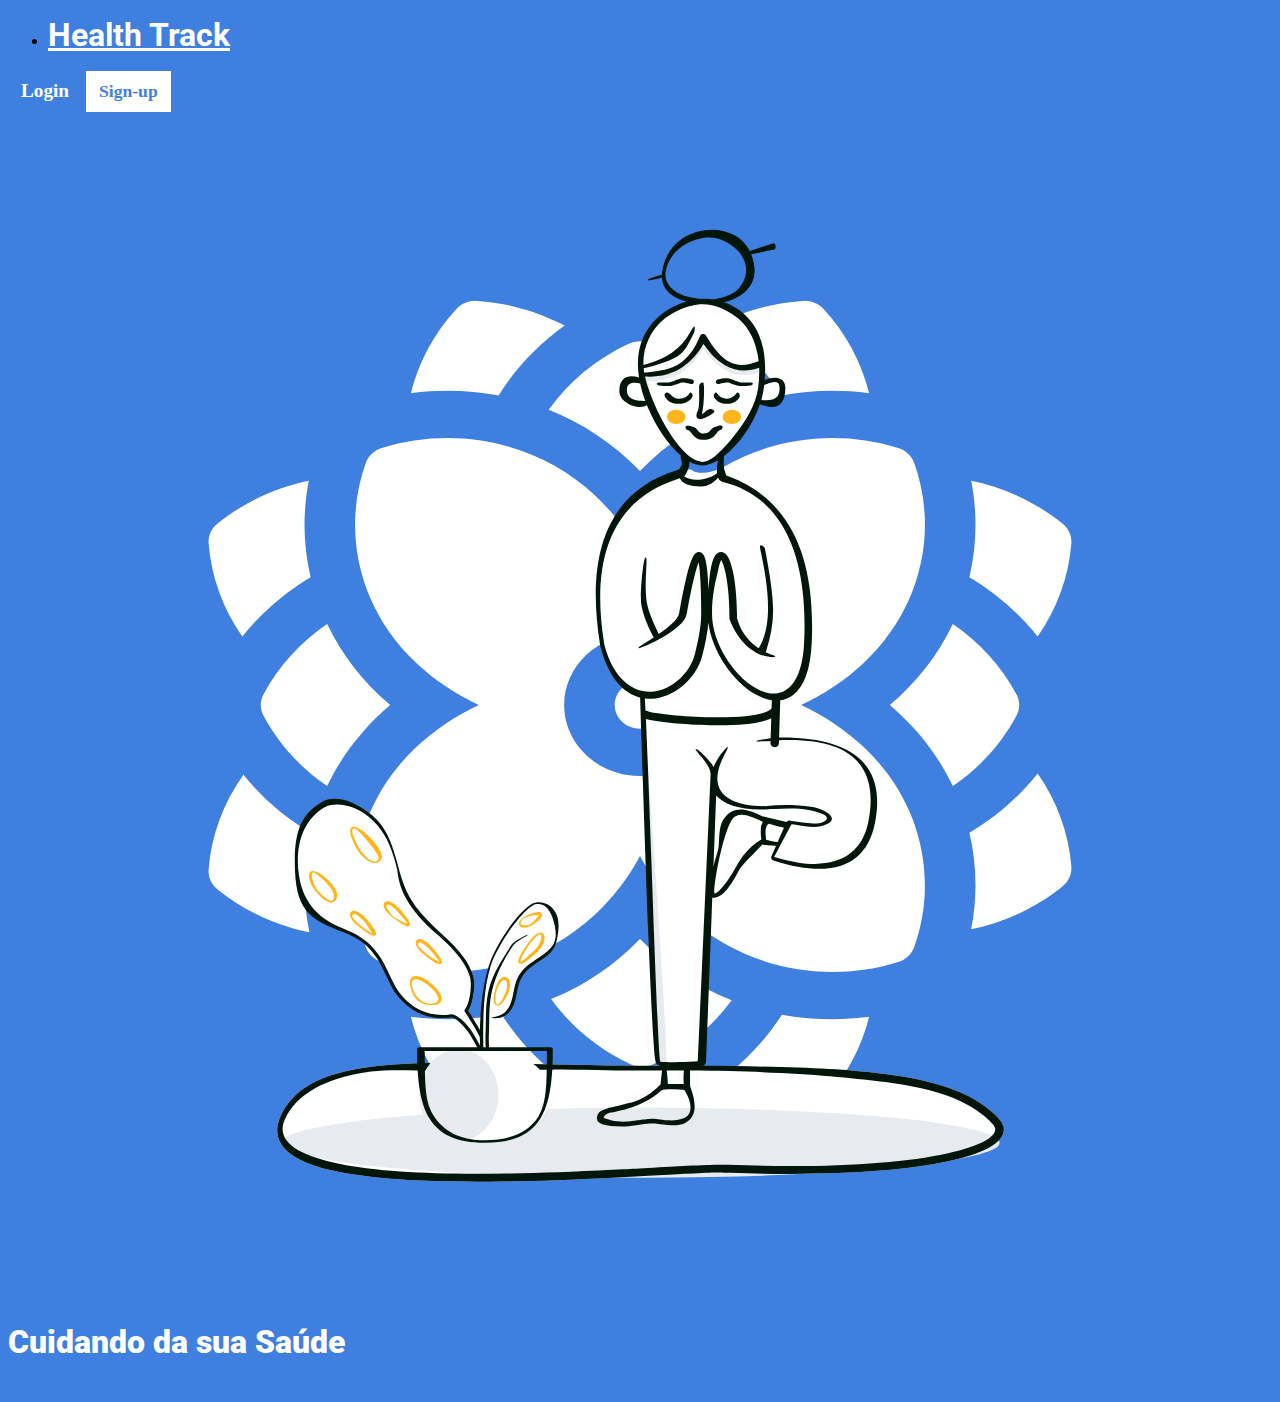
<file: index.html>
<!doctype html>
<html lang="pt-br">

<head>
    <!-- Required meta tags -->
    <meta charset="utf-8">
    <meta http-equiv="X-UA-Compatible" content="IE-edge">
    <meta name="viewport" content="width=device-width, initial-scale=1.0">
    <meta name="author" content="Thais Lenhard">
    <title>Health Track</title>

    <!-- CSS custom -->
    <link rel="stylesheet" href="./style/style.css">

    <!-- Bootstrap CSS -->
    <link href="https://cdn.jsdelivr.net/npm/bootstrap@5.0.0-beta3/dist/css/bootstrap.min.css" rel="stylesheet"
        integrity="sha384-eOJMYsd53ii+scO/bJGFsiCZc+5NDVN2yr8+0RDqr0Ql0h+rP48ckxlpbzKgwra6" crossorigin="anonymous">

    <!-- Google fonts -->
    <link rel="preconnect" href="https://fonts.gstatic.com" />
    <link href="https://fonts.googleapis.com/css2?family=Roboto&display=swap" rel="stylesheet" />


</head>

<body class="global">

    <main>
        <header class="p-3 ">
            <div class="container">
                <div class="d-flex flex-wrap align-items-center justify-content-center justify-content-lg-start">
                    <ul class="nav col-12 col-lg-auto me-lg-auto  justify-content-center mb-md-0">
                        <li><a href="index.html" class="title nav-link px-2 "><strong>Health Track</strong></a></li>
                    </ul>

                    <div class="text-end">
                        <a href="./html/login.html" type="button" class="texto-branco me-2">Login</a>
                        <a href="./html/register.html" type="button" class="botao-chip-branco rounded-pill">Sign-up</a>
                    </div>
                </div>
            </div>
        </header>

        <div class="container">

            <div class="row p-2">

                <div class="col-sm-12 col-md-12  col-lg-6 align-self-center ">
                    <img src="./style/yoga_girl.svg" alt="Garota praticando yoga" width="100%" height="100%">
                </div>

                <div class="col-sm-12 col-md-12 col-lg-6 align-self-center text-center">
                    <div class="row p-2">
                        <h1 class="p-20"><strong>Cuidando da sua Saúde</strong></h1>
                    </div>
                </div>

            </div>
        </div>
    </main>

    <script src="https://cdn.jsdelivr.net/npm/bootstrap@5.0.2/dist/js/bootstrap.bundle.min.js"
        integrity="sha384-MrcW6ZMFYlzcLA8Nl+NtUVF0sA7MsXsP1UyJoMp4YLEuNSfAP+JcXn/tWtIaxVXM"
        crossorigin="anonymous"></script>
</body>

<footer>

</footer>

</html>
</file>
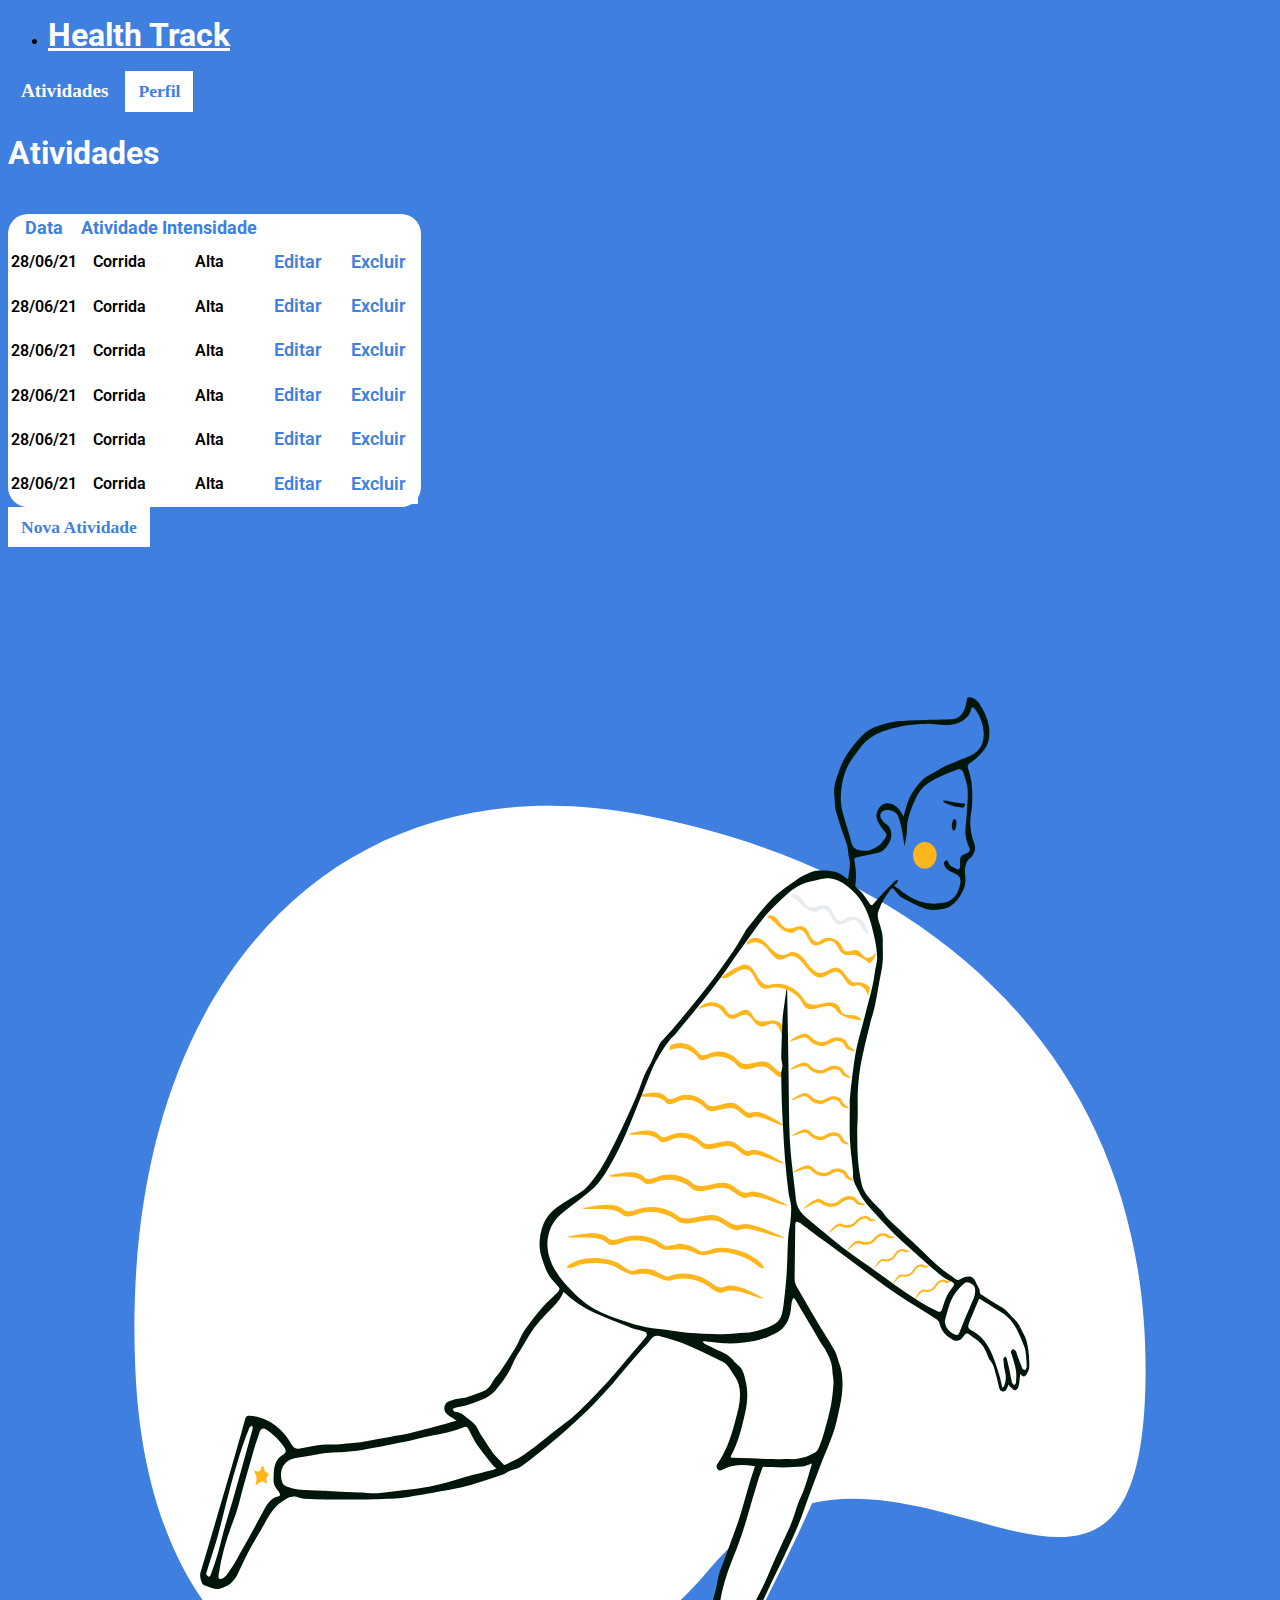
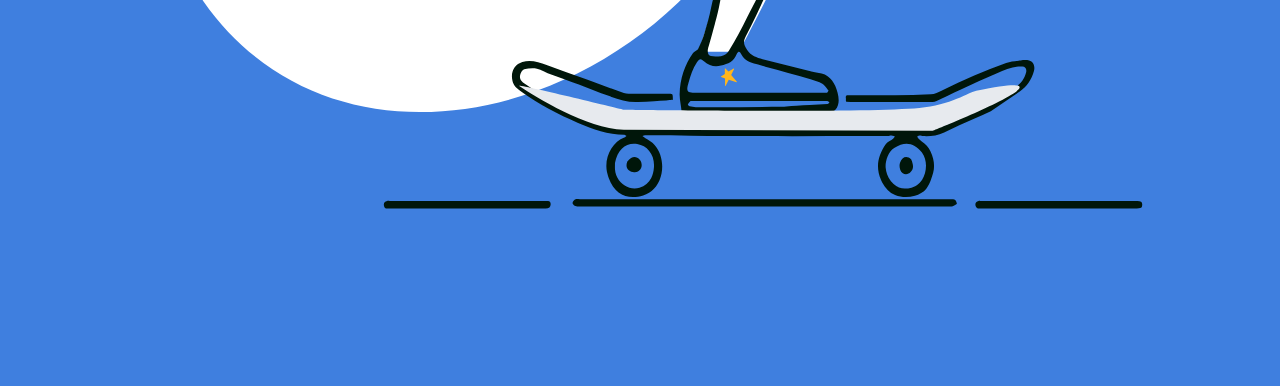
<file: dashboard.html>
<!doctype html>
<html lang="pt-br">
  <head>
    <!-- Required meta tags -->
    <meta charset="utf-8">
    <meta http-equiv="X-UA-Compatible" content="IE-edge">
    <meta name="viewport" content="width=device-width, initial-scale=1.0">
    <meta name="author" content="Thais Lenhard">
    <title>Health Track</title>
    
    <!-- CSS custom -->
    <link rel="stylesheet" href="style.css">

    <!-- Bootstrap CSS -->
    <link href="https://cdn.jsdelivr.net/npm/bootstrap@5.0.0-beta3/dist/css/bootstrap.min.css" rel="stylesheet" integrity="sha384-eOJMYsd53ii+scO/bJGFsiCZc+5NDVN2yr8+0RDqr0Ql0h+rP48ckxlpbzKgwra6" crossorigin="anonymous">
        
    <!-- Google fonts -->
    <link rel="preconnect" href="https://fonts.gstatic.com" />
    <link
    href="https://fonts.googleapis.com/css2?family=Roboto&display=swap"
    rel="stylesheet"
    />


  </head>
  <body class="global">
    
    <main>
        <header class="p-3 ">
            <div class="container">
              <div class="d-flex flex-wrap align-items-center justify-content-center justify-content-lg-start">
                <ul class="nav col-12 col-lg-auto me-lg-auto  justify-content-center mb-md-0">
                  <li><a href="index.html" class="title nav-link px-2 "><strong>Health Track</strong></a></li>
                </ul>
                <div class="text-end">
                  <a href="dashboard.html" type="button" class="texto-branco me-2">Atividades</a>
                  <a href="#" type="button" class="botao-chip-branco rounded-pill">Perfil</a>
              </div>
              </div>
            </div>
        </header>

        <div class="container">

            <div class="row p-2">

              <div class="col-sm-12 col-md-12 col-lg-6 align-self-center text-center">

                <div>
                  <h1>Atividades</h1>
                </div>

                <div class="table-responsive">
                  <table class="table table-sm table-borderless">
                    <thead>
                      <tr>
                        <th scope="col">Data</th>
                        <th scope="col">Atividade</th>
                        <th scope="col">Intensidade</th>
                        <th scope="col"></th>
                      </tr>
                    </thead>
                    <tbody>
                      <tr>
                        <td>28/06/21</td>
                        <td>Corrida</td>
                        <td>Alta</td>
                        <td>
                          <a href="#" type="button" class="botao-chip-branco rounded-pill">Editar</a>
                          <a href="#" type="button" class="botao-chip-branco rounded-pill">Excluir</a>
                        </td>         
                      </tr>
                      <tr>
                        <td>28/06/21</td>
                        <td>Corrida</td>
                        <td>Alta</td>
                        <td>
                          <a href="#" type="button" class="botao-chip-branco rounded-pill">Editar</a>
                          <a href="#" type="button" class="botao-chip-branco rounded-pill">Excluir</a>
                        </td>         
                      </tr>
                      <tr>
                        <td>28/06/21</td>
                        <td>Corrida</td>
                        <td>Alta</td>
                        <td>
                          <a href="#" type="button" class="botao-chip-branco rounded-pill">Editar</a>
                          <a href="#" type="button" class="botao-chip-branco rounded-pill">Excluir</a>
                        </td>         
                      </tr>
                      <tr>
                        <td>28/06/21</td>
                        <td>Corrida</td>
                        <td>Alta</td>
                        <td>
                          <a href="#" type="button" class="botao-chip-branco rounded-pill">Editar</a>
                          <a href="#" type="button" class="botao-chip-branco rounded-pill">Excluir</a>
                        </td>         
                      </tr>
                      <tr>
                        <td>28/06/21</td>
                        <td>Corrida</td>
                        <td>Alta</td>
                        <td>
                          <a href="#" type="button" class="botao-chip-branco rounded-pill">Editar</a>
                          <a href="#" type="button" class="botao-chip-branco rounded-pill">Excluir</a>
                        </td>         
                      </tr>
                      <tr>
                        <td>28/06/21</td>
                        <td>Corrida</td>
                        <td>Alta</td>
                        <td>
                          <a href="#" type="button" class="botao-chip-branco rounded-pill">Editar</a>
                          <a href="#" type="button" class="botao-chip-branco rounded-pill">Excluir</a>
                        </td>         
                      </tr>
                    </tbody>
                  </table>
                </div>
                <a href="new_activity.html" class="botao-chip-branco rounded-pill mt-4" type="submit">Nova Atividade</a>

              </div> 
              
              <div class="col-sm-12 col-md-12  col-lg-6 align-self-center ">
                <img src="skater_boy.svg" alt="Garoto andando de skate" width="100%" height="100%">
              </div> 
            
            </div>
        </div>
    </main>
    
    <script src="https://cdn.jsdelivr.net/npm/bootstrap@5.0.2/dist/js/bootstrap.bundle.min.js" integrity="sha384-MrcW6ZMFYlzcLA8Nl+NtUVF0sA7MsXsP1UyJoMp4YLEuNSfAP+JcXn/tWtIaxVXM" crossorigin="anonymous"></script>
  </body>

</html>
</file>
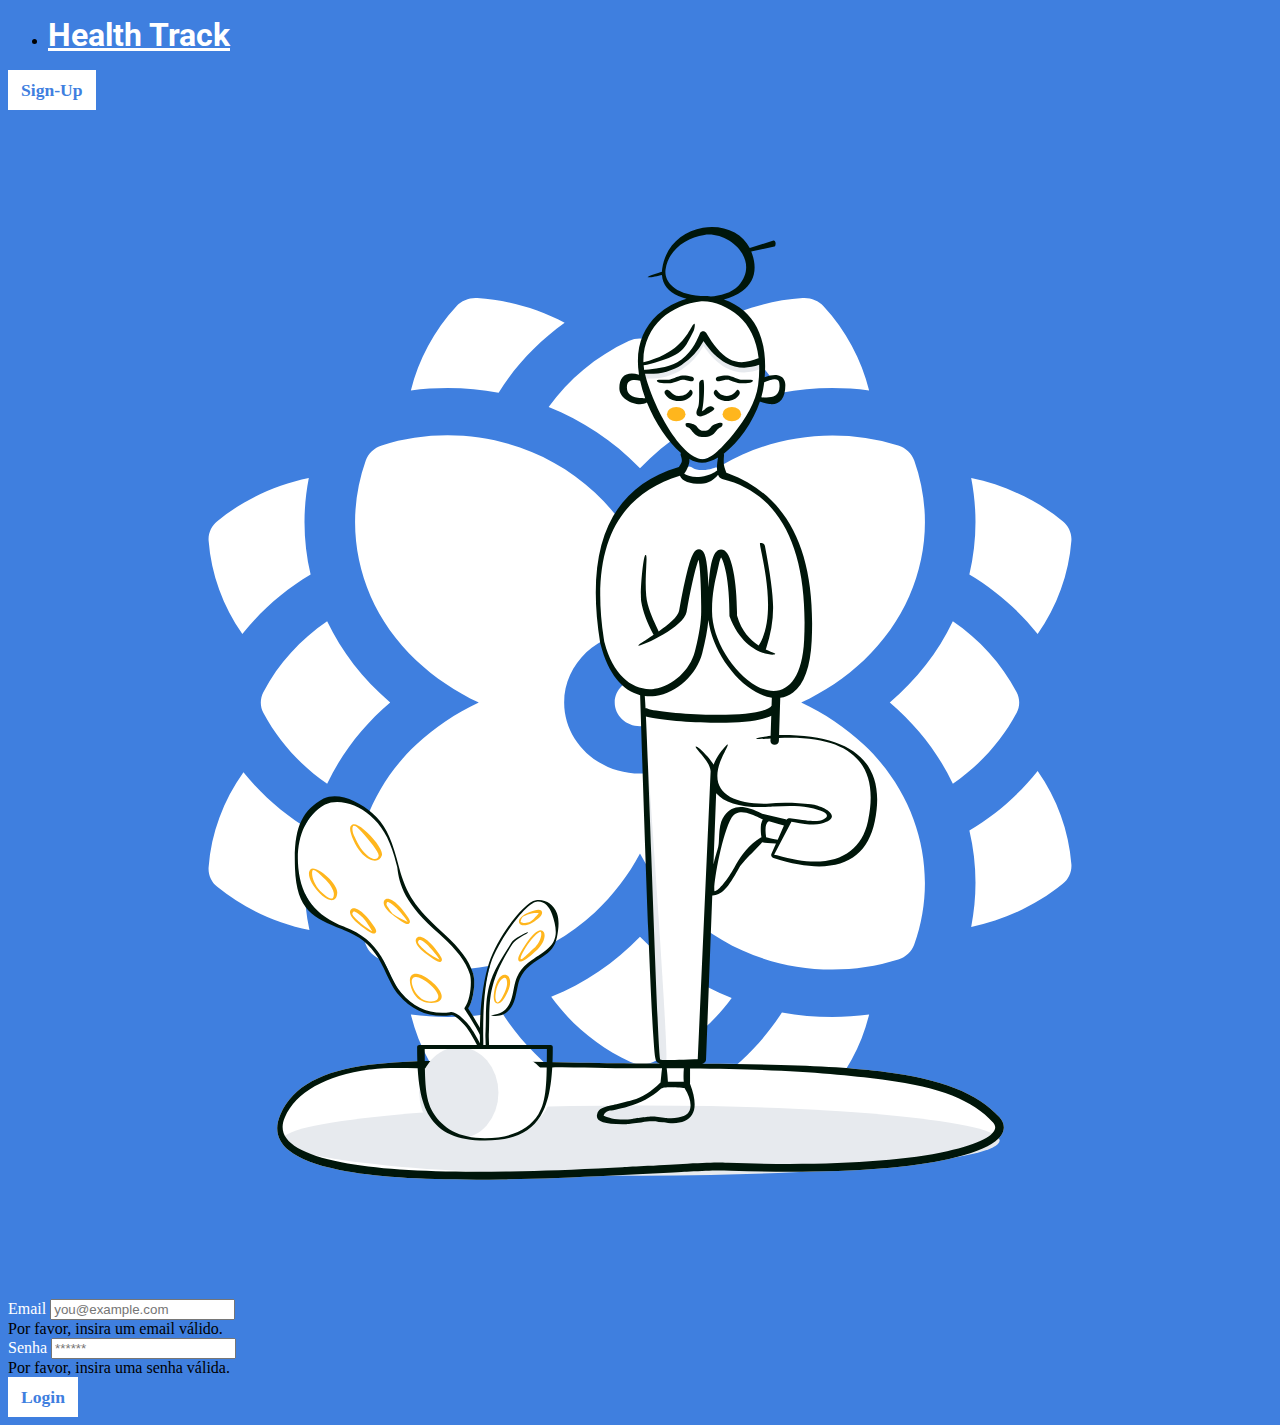
<file: login.html>
<!doctype html>
<html lang="pt-br">
  <head>
    <!-- Required meta tags -->
    <meta charset="utf-8">
    <meta http-equiv="X-UA-Compatible" content="IE-edge">
    <meta name="viewport" content="width=device-width, initial-scale=1.0">
    <meta name="author" content="Thais Lenhard">
    <title>Health Track</title>
    
    <!-- CSS custom -->
    <link rel="stylesheet" href="style.css">

    <!-- Bootstrap CSS -->
    <link href="https://cdn.jsdelivr.net/npm/bootstrap@5.0.0-beta3/dist/css/bootstrap.min.css" rel="stylesheet" integrity="sha384-eOJMYsd53ii+scO/bJGFsiCZc+5NDVN2yr8+0RDqr0Ql0h+rP48ckxlpbzKgwra6" crossorigin="anonymous">
        
    <!-- Google fonts -->
    <link rel="preconnect" href="https://fonts.gstatic.com" />
    <link
    href="https://fonts.googleapis.com/css2?family=Roboto&display=swap"
    rel="stylesheet"
    />


  </head>
  <body class="global">
    
    <main>
        <header class="p-3 ">
            <div class="container">
              <div class="d-flex flex-wrap align-items-center justify-content-center justify-content-lg-start">
                <ul class="nav col-12 col-lg-auto me-lg-auto  justify-content-center mb-md-0">
                  <li><a href="index.html" class="title nav-link px-2 "><strong>Health Track</strong></a></li>
                </ul>
        
                <div class="text-end">
                  <a href="register.html" type="button" class="botao-chip-branco rounded-pill">Sign-Up</a>
                </div>
              </div>
            </div>
        </header>

        <div class="container">

            <div class="row p-2">

                <div class="col-sm-12 col-md-12  col-lg-6 align-self-center ">
                    <img src="yoga_girl.svg" alt="Garota praticando yoga" width="100%" height="100%">
                </div> 

                <div class="col-sm-12 col-md-12 col-lg-6 align-self-center text-center">

                  <form class="needs-validation AVAST_PAM_nonloginform p-4" novalidate="">
                      <div class="row g-3">

                          <div class="col-12">
                              <label for="email" class="form-label">Email</label>
                              <input type="email" class="form-control" id="email" placeholder="you@example.com">
                              <div class="invalid-feedback">
                                  Por favor, insira um email válido.
                              </div>
                          </div>

                          <div class="col-12">
                              <label for="password" class="form-label">Senha</label>
                              <input type="password" class="form-control" id="email" placeholder="******">
                              <div class="invalid-feedback">
                                  Por favor, insira uma senha válida.
                              </div>
                          </div>

                          <a href="dashboard.html" class="botao-chip-branco rounded-pill mt-5" type="submit">Login</a>

                      </div>


                  </form>
              </div> 
            
            </div>
        </div>
    </main>
    
    <script src="https://cdn.jsdelivr.net/npm/bootstrap@5.0.2/dist/js/bootstrap.bundle.min.js" integrity="sha384-MrcW6ZMFYlzcLA8Nl+NtUVF0sA7MsXsP1UyJoMp4YLEuNSfAP+JcXn/tWtIaxVXM" crossorigin="anonymous"></script>
  </body>
</html>
</file>
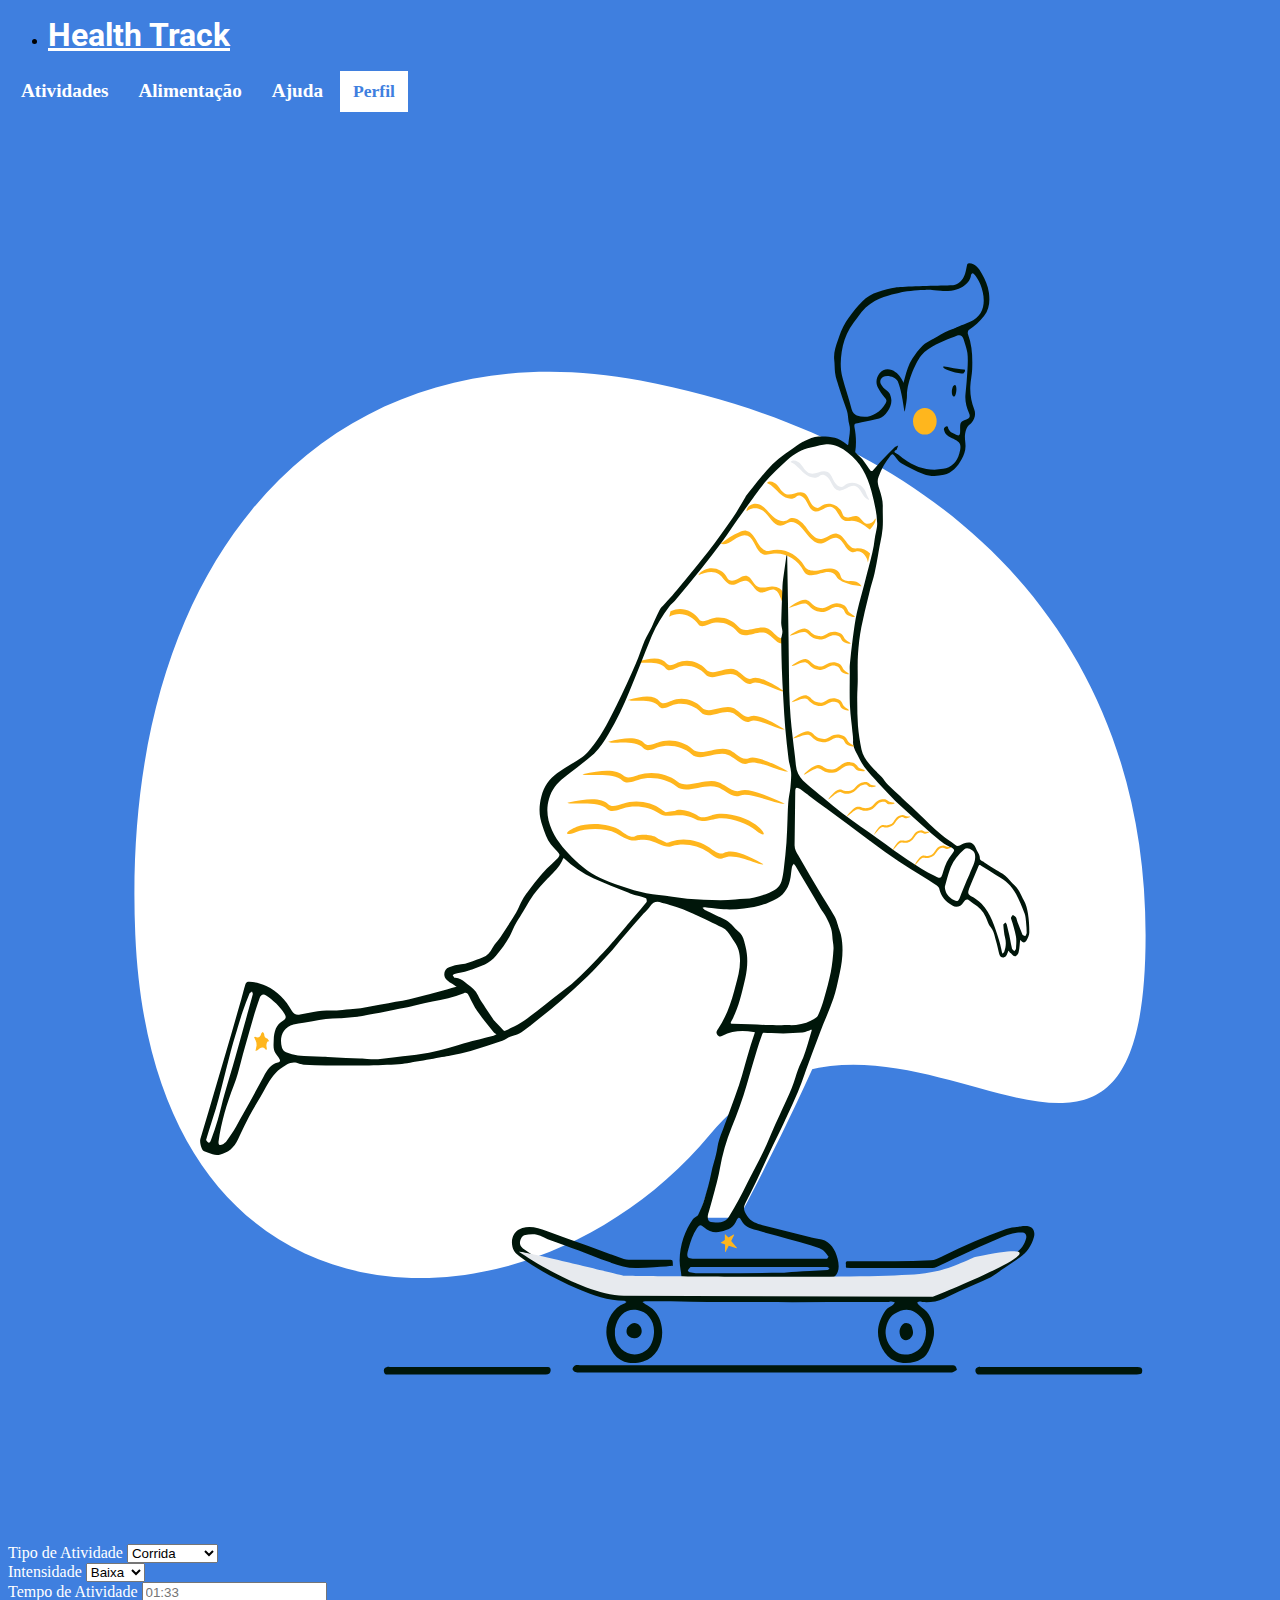
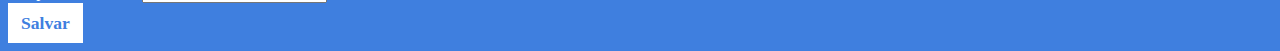
<file: new_activity.html>
<!doctype html>
<html lang="pt-br">

<head>
    <!-- Required meta tags -->
    <meta charset="utf-8">
    <meta http-equiv="X-UA-Compatible" content="IE-edge">
    <meta name="viewport" content="width=device-width, initial-scale=1.0">
    <meta name="author" content="Thais Lenhard">
    <title>Health Track</title>

    <!-- CSS custom -->
    <link rel="stylesheet" href="style.css">

    <!-- Bootstrap CSS -->
    <link href="https://cdn.jsdelivr.net/npm/bootstrap@5.0.0-beta3/dist/css/bootstrap.min.css" rel="stylesheet"
        integrity="sha384-eOJMYsd53ii+scO/bJGFsiCZc+5NDVN2yr8+0RDqr0Ql0h+rP48ckxlpbzKgwra6" crossorigin="anonymous">

    <!-- Google fonts -->
    <link rel="preconnect" href="https://fonts.gstatic.com" />
    <link href="https://fonts.googleapis.com/css2?family=Roboto&display=swap" rel="stylesheet" />


</head>

<body class="global">
    <main>
        <header class="p-3 ">
            <div class="container">
              <div class="d-flex flex-wrap align-items-center justify-content-center justify-content-lg-start">
                <ul class="nav col-12 col-lg-auto me-lg-auto  justify-content-center mb-md-0">
                  <li><a href="index.html" class="title nav-link px-2 "><strong>Health Track</strong></a></li>
                </ul>
                <div class="text-end">
                  <a href="#" type="button" class="texto-branco me-2">Atividades</a>
                  <a href="#" type="button" class="texto-branco me-2">Alimentação</a>
                  <a href="#" type="button" class="texto-branco me-2">Ajuda</a>
                  <a href="#" type="button" class="botao-chip-branco rounded-pill">Perfil</a>
              </div>
              </div>
            </div>
        </header>

        <div class="container">

            <div class="row p-2">
             
                <div class="col-sm-12 col-md-12 col-lg-6 align-self-center">
                    <img src="skater_boy.svg" alt="Garoto andando de skate" width="100%" height="100%">
                </div>

                <div class="col-sm-12 col-md-12 col-lg-6 align-self-center text-center">
                    <form class="needs-validation AVAST_PAM_nonloginform p-4" novalidate="">
                        <div class="row g-3">
                            <div class="form-group col-12">
                                <label for="Atividade">Tipo de Atividade</label>
                                <select class="form-control" id="exampleFormControlSelect1">
                                  <option>Corrida</option>
                                  <option>Ciclismo</option>
                                  <option>Caminhada</option>
                                  <option>Natação</option>
                                </select>
                            </div>

                            <div class="form-group col-12">
                                <label for="Intensidade">Intensidade</label>
                                <select class="form-control" id="exampleFormControlSelect1">
                                  <option>Baixa</option>
                                  <option>Média</option>
                                  <option>Alta</option>
                                </select>
                            </div>

                            <div class="col-12">
                                <label for="exampleFormControlSelect1">Tempo de Atividade</label>
                                <input class="form-control form-control-sm" type="text" placeholder="01:33">
                            </div>

                            <a href="dashboard.html" class="botao-chip-branco rounded-pill mt-4"
                                type="submit">Salvar</a>

                        </div>
                    </form>
                </div>

            </div>
        </div>
    </main>

    <script src="https://cdn.jsdelivr.net/npm/bootstrap@5.0.2/dist/js/bootstrap.bundle.min.js"
        integrity="sha384-MrcW6ZMFYlzcLA8Nl+NtUVF0sA7MsXsP1UyJoMp4YLEuNSfAP+JcXn/tWtIaxVXM"
        crossorigin="anonymous"></script>
</body>

</html>
</file>
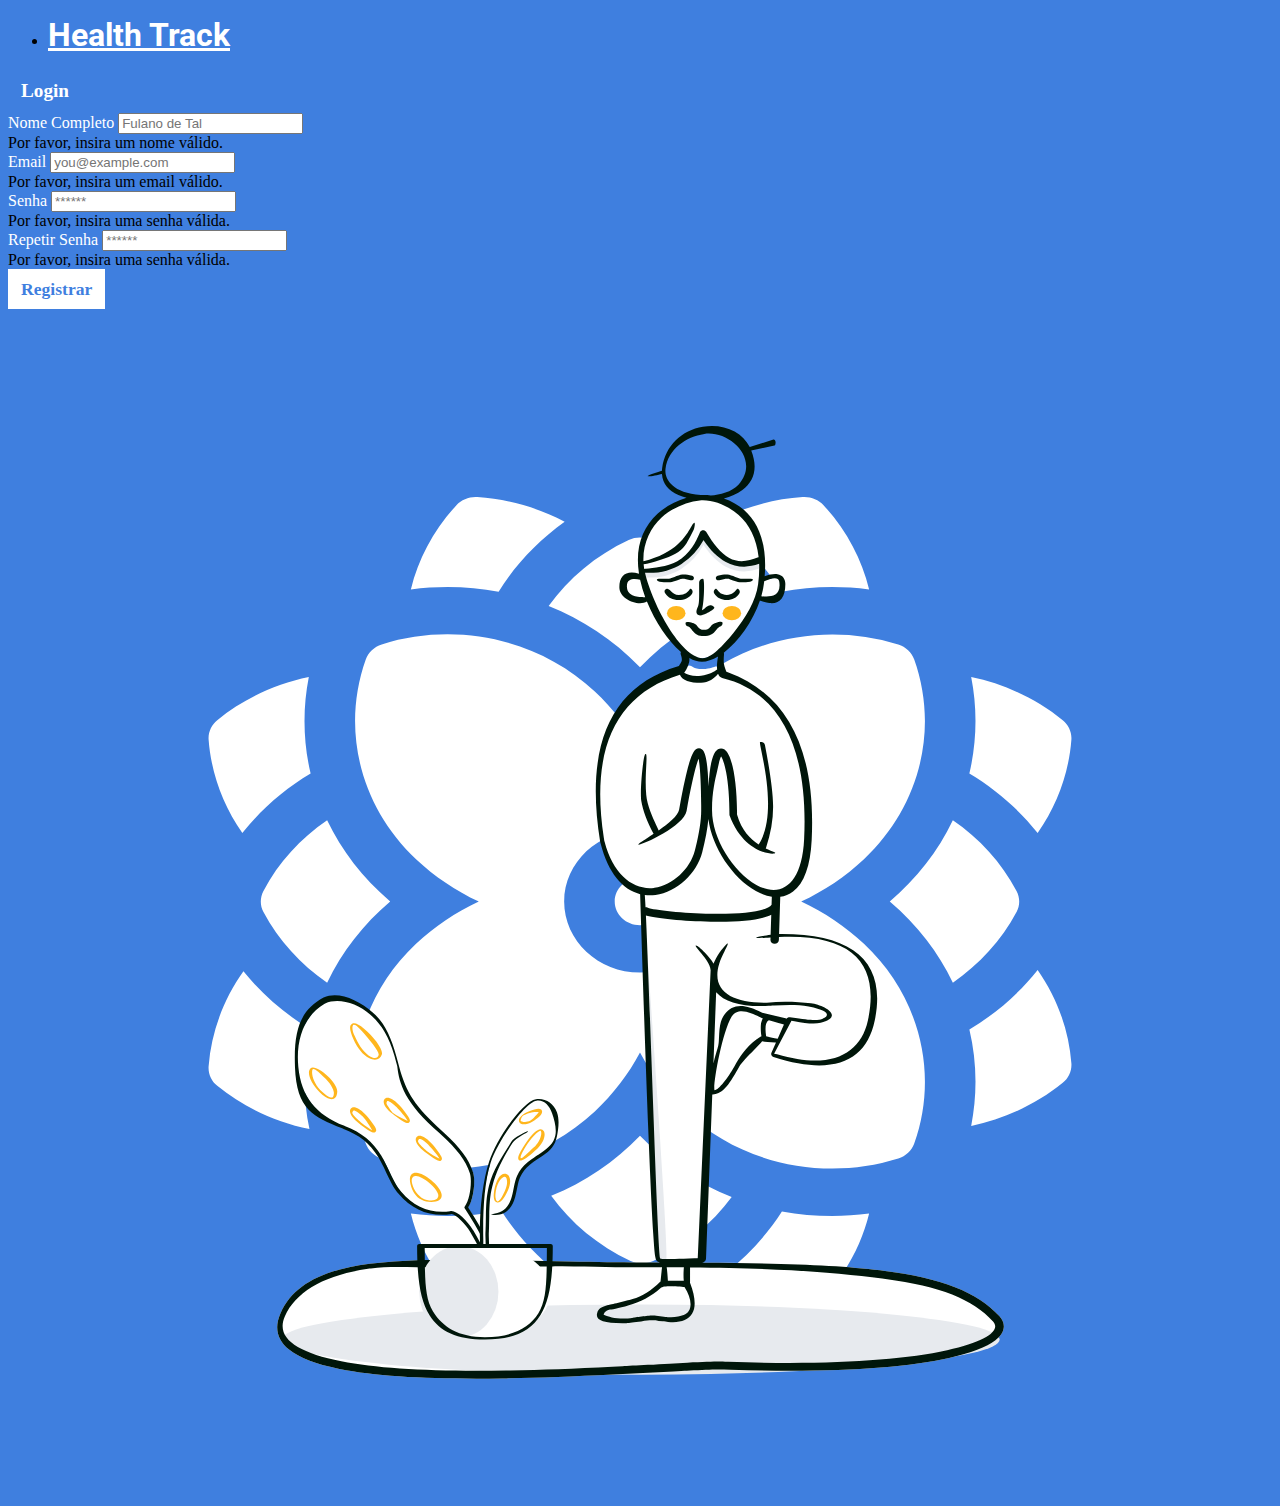
<file: register.html>
<!doctype html>
<html lang="pt-br">

<head>
    <!-- Required meta tags -->
    <meta charset="utf-8">
    <meta http-equiv="X-UA-Compatible" content="IE-edge">
    <meta name="viewport" content="width=device-width, initial-scale=1.0">
    <meta name="author" content="Thais Lenhard">
    <title>Health Track</title>

    <!-- CSS custom -->
    <link rel="stylesheet" href="style.css">

    <!-- Bootstrap CSS -->
    <link href="https://cdn.jsdelivr.net/npm/bootstrap@5.0.0-beta3/dist/css/bootstrap.min.css" rel="stylesheet"
        integrity="sha384-eOJMYsd53ii+scO/bJGFsiCZc+5NDVN2yr8+0RDqr0Ql0h+rP48ckxlpbzKgwra6" crossorigin="anonymous">

    <!-- Google fonts -->
    <link rel="preconnect" href="https://fonts.gstatic.com" />
    <link href="https://fonts.googleapis.com/css2?family=Roboto&display=swap" rel="stylesheet" />


</head>

<body class="global">

    <main>
        <header class="p-3 ">
            <div class="container">
                <div class="d-flex flex-wrap align-items-center justify-content-center justify-content-lg-start">
                    <ul class="nav col-12 col-lg-auto me-lg-auto  justify-content-center mb-md-0">
                        <li><a href="index.html" class="title nav-link px-2 "><strong>Health Track</strong></a></li>
                    </ul>

                    <div class="text-end">
                        <a href="login.html" type="button" class="texto-branco me-2">Login</a>
                    </div>
                </div>
            </div>
        </header>

        <div class="container">

            <div class="row p-2">

                <div class="col-sm-12 col-md-12 col-lg-6 align-self-center text-center">
                    <form class="needs-validation AVAST_PAM_nonloginform p-4" novalidate="">
                        <div class="row g-3">
                            <div class="col-12">
                                <label for="firstName" class="form-label">Nome Completo</label>
                                <input type="text" class="form-control" id="firstName" placeholder="Fulano de Tal"
                                    value="" required="">
                                <div class="invalid-feedback">
                                    Por favor, insira um nome válido.
                                </div>
                            </div>

                            <div class="col-12">
                                <label for="email" class="form-label">Email</label>
                                <input type="email" class="form-control" id="email" placeholder="you@example.com">
                                <div class="invalid-feedback">
                                    Por favor, insira um email válido.
                                </div>
                            </div>

                            <div class="col-12">
                                <label for="password" class="form-label">Senha</label>
                                <input type="password" class="form-control" id="email" placeholder="******">
                                <div class="invalid-feedback">
                                    Por favor, insira uma senha válida.
                                </div>
                            </div>

                            <div class="col-12">
                                <label for="password" class="form-label">Repetir Senha</label>
                                <input type="password" class="form-control" id="email" placeholder="******">
                                <div class="invalid-feedback">
                                    Por favor, insira uma senha válida.
                                </div>
                            </div>

                            <a href="dashboard.html" class="botao-chip-branco rounded-pill mt-4" type="submit">Registrar</a>

                        </div>
                    </form>
                </div>

                <div class="col-sm-12 col-md-12 col-lg-6 align-self-center">
                    <img src="yoga_girl.svg" alt="Garota praticando yoga" width="100%" height="100%">
                </div>

            </div>
        </div>
    </main>

    <script src="https://cdn.jsdelivr.net/npm/bootstrap@5.0.2/dist/js/bootstrap.bundle.min.js"
        integrity="sha384-MrcW6ZMFYlzcLA8Nl+NtUVF0sA7MsXsP1UyJoMp4YLEuNSfAP+JcXn/tWtIaxVXM"
        crossorigin="anonymous"></script>
</body>

</html>
</file>
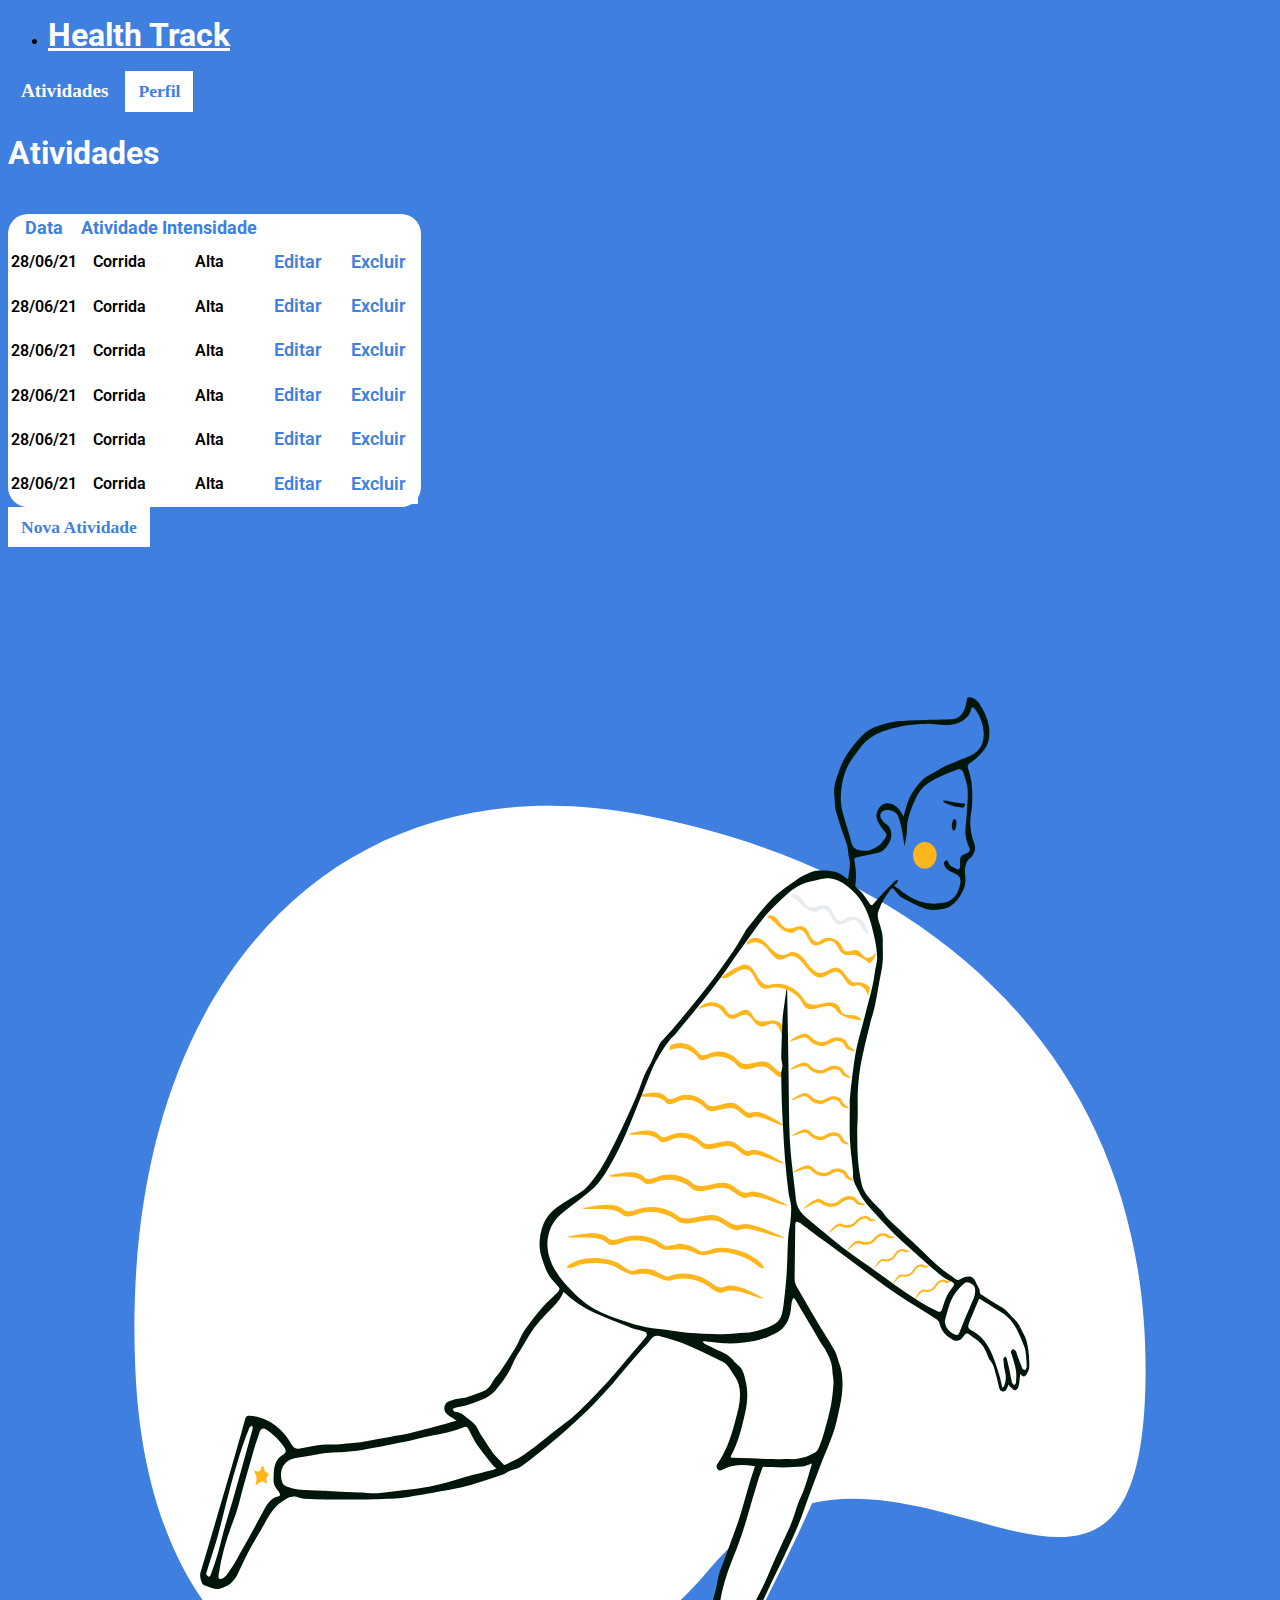
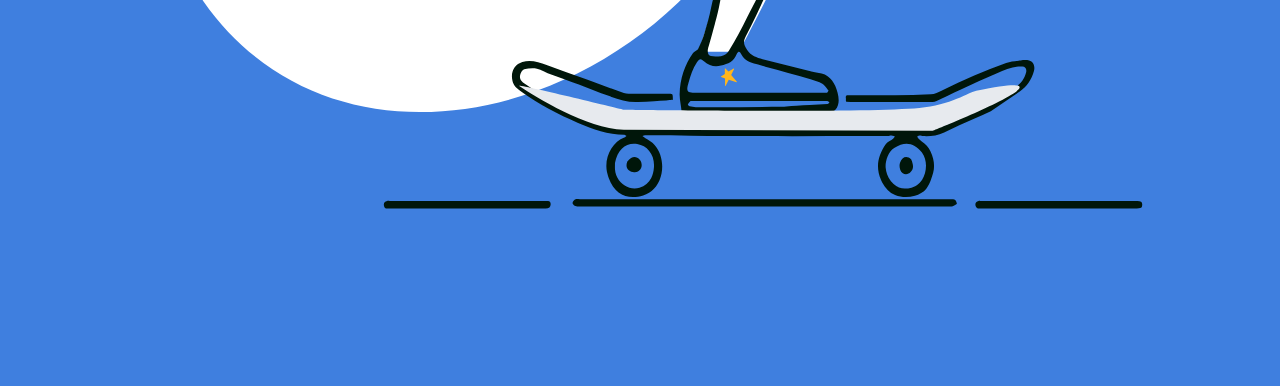
<file: html/dashboard.html>
<!doctype html>
<html lang="pt-br">
  <head>
    <!-- Required meta tags -->
    <meta charset="utf-8">
    <meta http-equiv="X-UA-Compatible" content="IE-edge">
    <meta name="viewport" content="width=device-width, initial-scale=1.0">
    <meta name="author" content="Thais Lenhard">
    <title>Health Track</title>
    
    <!-- CSS custom -->
    <link rel="stylesheet" href="../style/style.css">

    <!-- Bootstrap CSS -->
    <link href="https://cdn.jsdelivr.net/npm/bootstrap@5.0.0-beta3/dist/css/bootstrap.min.css" rel="stylesheet" integrity="sha384-eOJMYsd53ii+scO/bJGFsiCZc+5NDVN2yr8+0RDqr0Ql0h+rP48ckxlpbzKgwra6" crossorigin="anonymous">
        
    <!-- Google fonts -->
    <link rel="preconnect" href="https://fonts.gstatic.com" />
    <link
    href="https://fonts.googleapis.com/css2?family=Roboto&display=swap"
    rel="stylesheet"
    />


  </head>
  <body class="global">
    
    <main>
        <header class="p-3 ">
            <div class="container">
              <div class="d-flex flex-wrap align-items-center justify-content-center justify-content-lg-start">
                <ul class="nav col-12 col-lg-auto me-lg-auto  justify-content-center mb-md-0">
                  <li><a href="/FIAP-HealthTrack/index.html" class="title nav-link px-2 "><strong>Health Track</strong></a></li>
                </ul>
                <div class="text-end">
                  <a href="/FIAP-HealthTrack/html/dashboard.html" type="button" class="texto-branco me-2">Atividades</a>
                  <a href="#" type="button" class="botao-chip-branco rounded-pill">Perfil</a>
              </div>
              </div>
            </div>
        </header>

        <div class="container">

            <div class="row p-2">

              <div class="col-sm-12 col-md-12 col-lg-6 align-self-center text-center">

                <div>
                  <h1>Atividades</h1>
                </div>

                <div class="table-responsive">
                  <table class="table table-sm table-borderless">
                    <thead>
                      <tr>
                        <th scope="col">Data</th>
                        <th scope="col">Atividade</th>
                        <th scope="col">Intensidade</th>
                        <th scope="col"></th>
                      </tr>
                    </thead>
                    <tbody>
                      <tr>
                        <td>28/06/21</td>
                        <td>Corrida</td>
                        <td>Alta</td>
                        <td>
                          <a href="#" type="button" class="botao-chip-branco rounded-pill">Editar</a>
                          <a href="#" type="button" class="botao-chip-branco rounded-pill">Excluir</a>
                        </td>         
                      </tr>
                      <tr>
                        <td>28/06/21</td>
                        <td>Corrida</td>
                        <td>Alta</td>
                        <td>
                          <a href="#" type="button" class="botao-chip-branco rounded-pill">Editar</a>
                          <a href="#" type="button" class="botao-chip-branco rounded-pill">Excluir</a>
                        </td>         
                      </tr>
                      <tr>
                        <td>28/06/21</td>
                        <td>Corrida</td>
                        <td>Alta</td>
                        <td>
                          <a href="#" type="button" class="botao-chip-branco rounded-pill">Editar</a>
                          <a href="#" type="button" class="botao-chip-branco rounded-pill">Excluir</a>
                        </td>         
                      </tr>
                      <tr>
                        <td>28/06/21</td>
                        <td>Corrida</td>
                        <td>Alta</td>
                        <td>
                          <a href="#" type="button" class="botao-chip-branco rounded-pill">Editar</a>
                          <a href="#" type="button" class="botao-chip-branco rounded-pill">Excluir</a>
                        </td>         
                      </tr>
                      <tr>
                        <td>28/06/21</td>
                        <td>Corrida</td>
                        <td>Alta</td>
                        <td>
                          <a href="#" type="button" class="botao-chip-branco rounded-pill">Editar</a>
                          <a href="#" type="button" class="botao-chip-branco rounded-pill">Excluir</a>
                        </td>         
                      </tr>
                      <tr>
                        <td>28/06/21</td>
                        <td>Corrida</td>
                        <td>Alta</td>
                        <td>
                          <a href="#" type="button" class="botao-chip-branco rounded-pill">Editar</a>
                          <a href="#" type="button" class="botao-chip-branco rounded-pill">Excluir</a>
                        </td>         
                      </tr>
                    </tbody>
                  </table>
                </div>
                <a href="./new_activity.html" class="botao-chip-branco rounded-pill mt-4" type="submit">Nova Atividade</a>

              </div> 
              
              <div class="col-sm-12 col-md-12  col-lg-6 align-self-center ">
                <img src="../style/skater_boy.svg" alt="Garoto andando de skate" width="100%" height="100%">
              </div> 
            
            </div>
        </div>
    </main>
    
    <script src="https://cdn.jsdelivr.net/npm/bootstrap@5.0.2/dist/js/bootstrap.bundle.min.js" integrity="sha384-MrcW6ZMFYlzcLA8Nl+NtUVF0sA7MsXsP1UyJoMp4YLEuNSfAP+JcXn/tWtIaxVXM" crossorigin="anonymous"></script>
  </body>

</html>
</file>
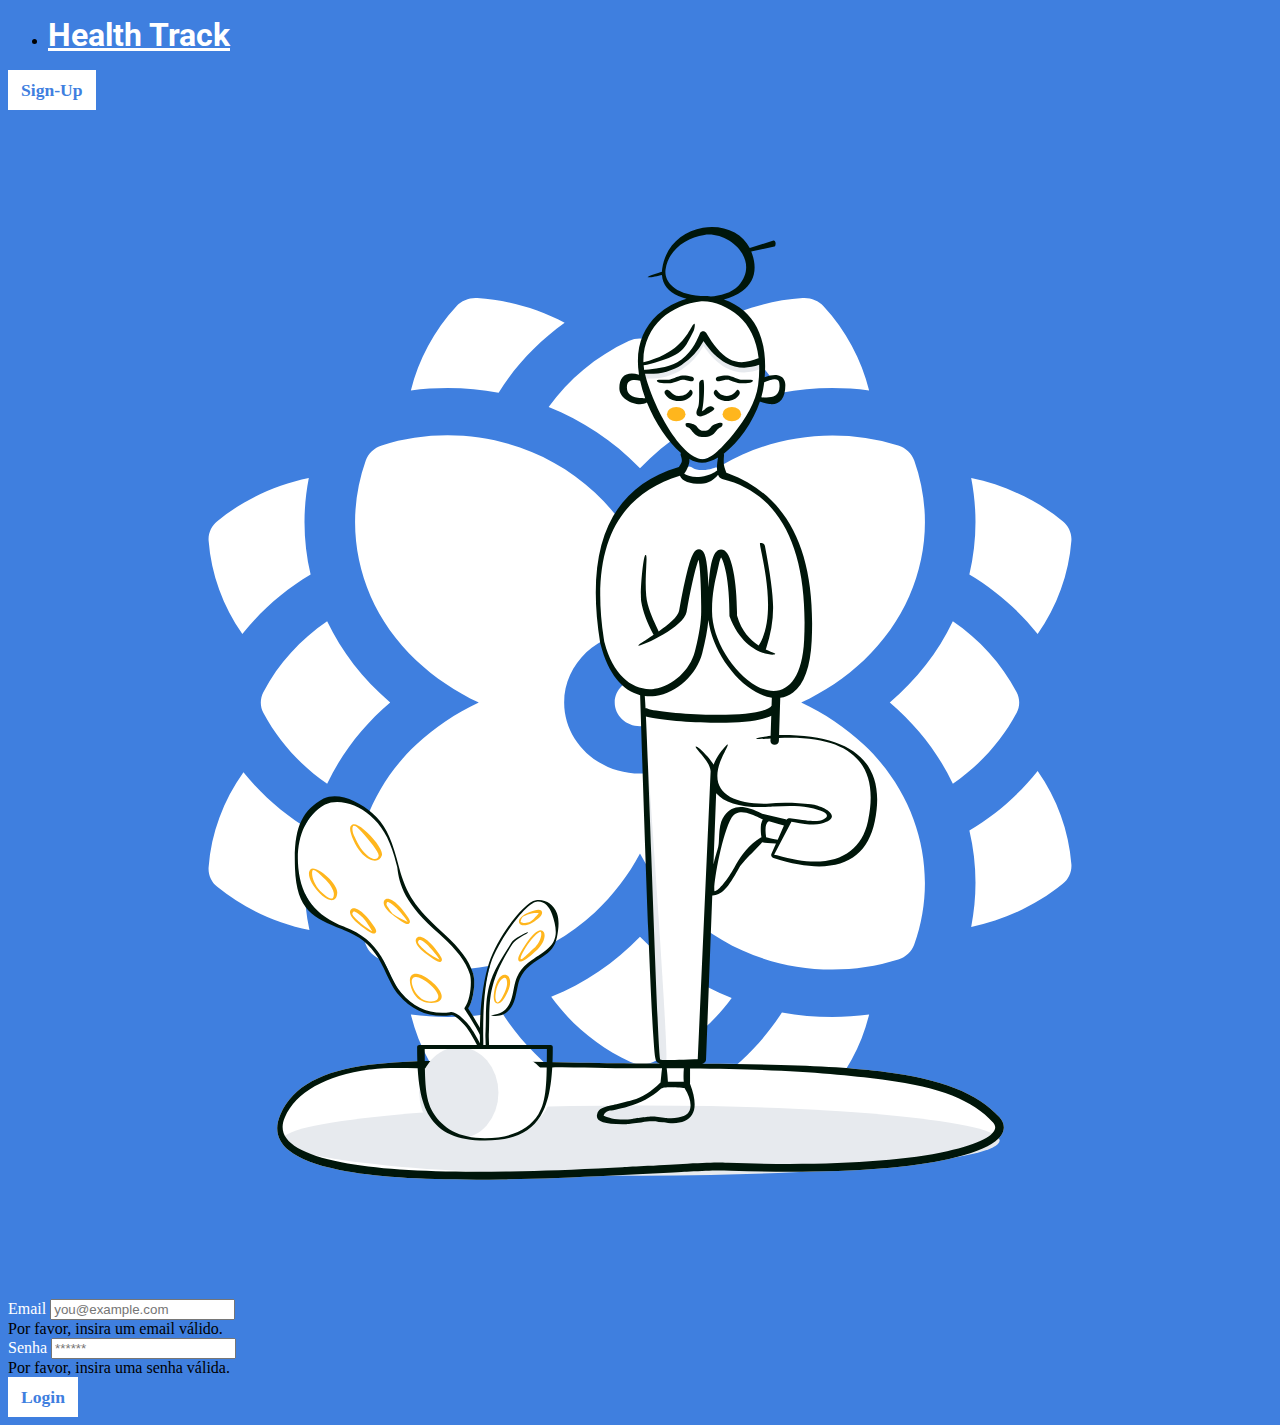
<file: html/login.html>
<!doctype html>
<html lang="pt-br">
  <head>
    <!-- Required meta tags -->
    <meta charset="utf-8">
    <meta http-equiv="X-UA-Compatible" content="IE-edge">
    <meta name="viewport" content="width=device-width, initial-scale=1.0">
    <meta name="author" content="Thais Lenhard">
    <title>Health Track</title>
    
    <!-- CSS custom -->
    <link rel="stylesheet" href="../style/style.css">

    <!-- Bootstrap CSS -->
    <link href="https://cdn.jsdelivr.net/npm/bootstrap@5.0.0-beta3/dist/css/bootstrap.min.css" rel="stylesheet" integrity="sha384-eOJMYsd53ii+scO/bJGFsiCZc+5NDVN2yr8+0RDqr0Ql0h+rP48ckxlpbzKgwra6" crossorigin="anonymous">
        
    <!-- Google fonts -->
    <link rel="preconnect" href="https://fonts.gstatic.com" />
    <link
    href="https://fonts.googleapis.com/css2?family=Roboto&display=swap"
    rel="stylesheet"
    />


  </head>
  <body class="global">
    
    <main>
        <header class="p-3 ">
            <div class="container">
              <div class="d-flex flex-wrap align-items-center justify-content-center justify-content-lg-start">
                <ul class="nav col-12 col-lg-auto me-lg-auto  justify-content-center mb-md-0">
                  <li><a href="/FIAP-HealthTrack/index.html" class="title nav-link px-2 "><strong>Health Track</strong></a></li>
                </ul>
        
                <div class="text-end">
                  <a href="register.html" type="button" class="botao-chip-branco rounded-pill">Sign-Up</a>
                </div>
              </div>
            </div>
        </header>

        <div class="container">

            <div class="row p-2">

                <div class="col-sm-12 col-md-12  col-lg-6 align-self-center ">
                    <img src="../style/yoga_girl.svg" alt="Garota praticando yoga" width="100%" height="100%">
                </div> 

                <div class="col-sm-12 col-md-12 col-lg-6 align-self-center text-center">

                  <form class="needs-validation AVAST_PAM_nonloginform p-4" novalidate="">
                      <div class="row g-3">

                          <div class="col-12">
                              <label for="email" class="form-label">Email</label>
                              <input type="email" class="form-control" id="email" placeholder="you@example.com">
                              <div class="invalid-feedback">
                                  Por favor, insira um email válido.
                              </div>
                          </div>

                          <div class="col-12">
                              <label for="password" class="form-label">Senha</label>
                              <input type="password" class="form-control" id="email" placeholder="******">
                              <div class="invalid-feedback">
                                  Por favor, insira uma senha válida.
                              </div>
                          </div>

                          <a href="dashboard.html" class="botao-chip-branco rounded-pill mt-5" type="submit">Login</a>

                      </div>


                  </form>
              </div> 
            
            </div>
        </div>
    </main>
    
    <script src="https://cdn.jsdelivr.net/npm/bootstrap@5.0.2/dist/js/bootstrap.bundle.min.js" integrity="sha384-MrcW6ZMFYlzcLA8Nl+NtUVF0sA7MsXsP1UyJoMp4YLEuNSfAP+JcXn/tWtIaxVXM" crossorigin="anonymous"></script>
  </body>
</html>
</file>
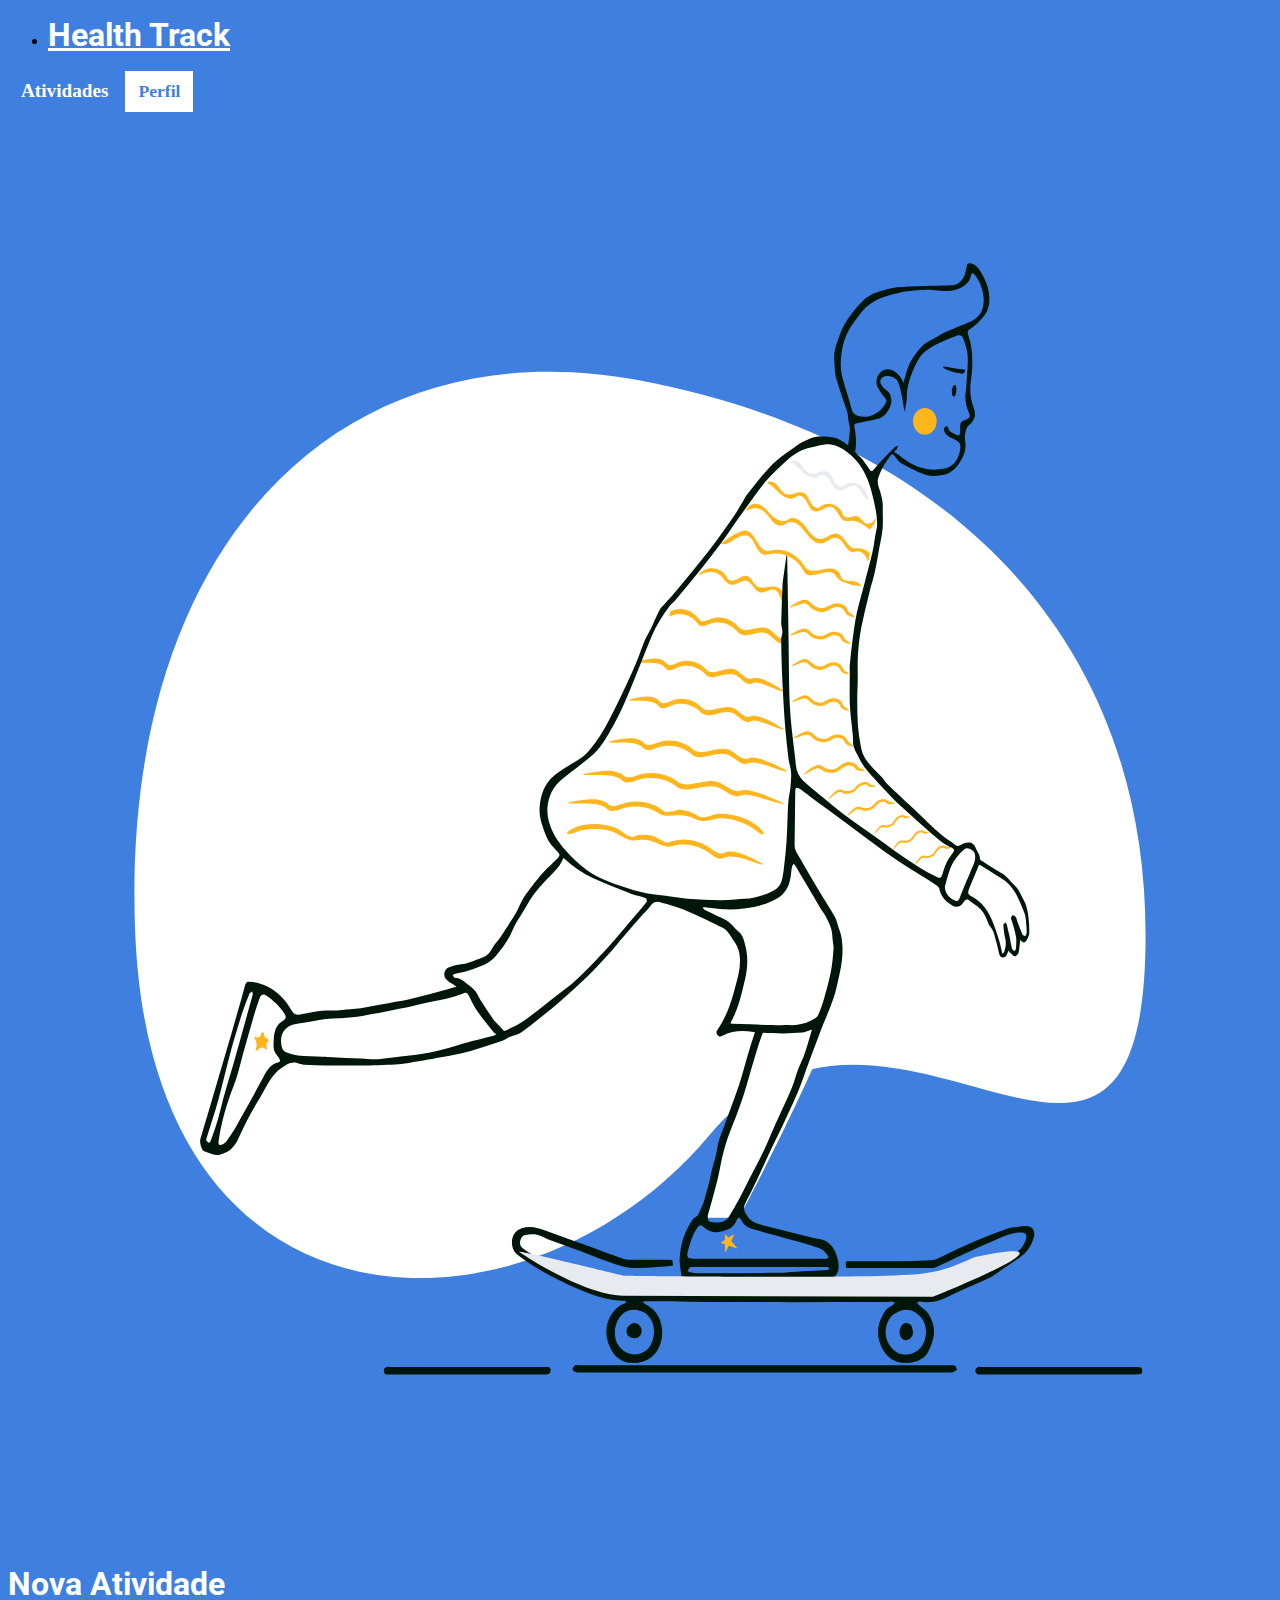
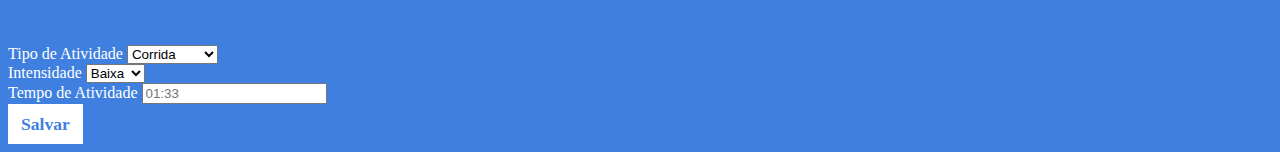
<file: html/new_activity.html>
<!doctype html>
<html lang="pt-br">

<head>
    <!-- Required meta tags -->
    <meta charset="utf-8">
    <meta http-equiv="X-UA-Compatible" content="IE-edge">
    <meta name="viewport" content="width=device-width, initial-scale=1.0">
    <meta name="author" content="Thais Lenhard">
    <title>Health Track</title>

    <!-- CSS custom -->
    <link rel="stylesheet" href="../style/style.css">

    <!-- Bootstrap CSS -->
    <link href="https://cdn.jsdelivr.net/npm/bootstrap@5.0.0-beta3/dist/css/bootstrap.min.css" rel="stylesheet"
        integrity="sha384-eOJMYsd53ii+scO/bJGFsiCZc+5NDVN2yr8+0RDqr0Ql0h+rP48ckxlpbzKgwra6" crossorigin="anonymous">

    <!-- Google fonts -->
    <link rel="preconnect" href="https://fonts.gstatic.com" />
    <link href="https://fonts.googleapis.com/css2?family=Roboto&display=swap" rel="stylesheet" />


</head>

<body class="global">
    <main>
        <header class="p-3 ">
            <div class="container">
              <div class="d-flex flex-wrap align-items-center justify-content-center justify-content-lg-start">
                <ul class="nav col-12 col-lg-auto me-lg-auto  justify-content-center mb-md-0">
                  <li><a href="/FIAP-HealthTrack/index.html" class="title nav-link px-2 "><strong>Health Track</strong></a></li>
                </ul>
                <div class="text-end">
                  <a href="#" type="button" class="texto-branco me-2">Atividades</a>
                  <a href="#" type="button" class="botao-chip-branco rounded-pill">Perfil</a>
              </div>
              </div>
            </div>
        </header>

        <div class="container">

            <div class="row p-2">
             
                <div class="col-sm-12 col-md-12 col-lg-6 align-self-center">
                    <img src="../style/skater_boy.svg" alt="Garoto andando de skate" width="100%" height="100%">
                </div>

                <div class="col-sm-12 col-md-12 col-lg-6 align-self-center text-center">

                    <div>
                        <h1>Nova Atividade</h1>
                    </div>

                    <form class="needs-validation AVAST_PAM_nonloginform p-4" novalidate="">
                        <div class="row g-3">
                            <div class="form-group col-12">
                                <label for="Atividade">Tipo de Atividade</label>
                                <select class="form-control" id="exampleFormControlSelect1">
                                  <option>Corrida</option>
                                  <option>Ciclismo</option>
                                  <option>Caminhada</option>
                                  <option>Natação</option>
                                </select>
                            </div>

                            <div class="form-group col-12">
                                <label for="Intensidade">Intensidade</label>
                                <select class="form-control" id="exampleFormControlSelect1">
                                  <option>Baixa</option>
                                  <option>Média</option>
                                  <option>Alta</option>
                                </select>
                            </div>

                            <div class="col-12">
                                <label for="exampleFormControlSelect1">Tempo de Atividade</label>
                                <input class="form-control form-control-sm" type="text" placeholder="01:33">
                            </div>

                            <a href="dashboard.html" class="botao-chip-branco rounded-pill mt-4"
                                type="submit">Salvar</a>

                        </div>
                    </form>
                </div>

            </div>
        </div>
    </main>

    <script src="https://cdn.jsdelivr.net/npm/bootstrap@5.0.2/dist/js/bootstrap.bundle.min.js"
        integrity="sha384-MrcW6ZMFYlzcLA8Nl+NtUVF0sA7MsXsP1UyJoMp4YLEuNSfAP+JcXn/tWtIaxVXM"
        crossorigin="anonymous"></script>
</body>

</html>
</file>
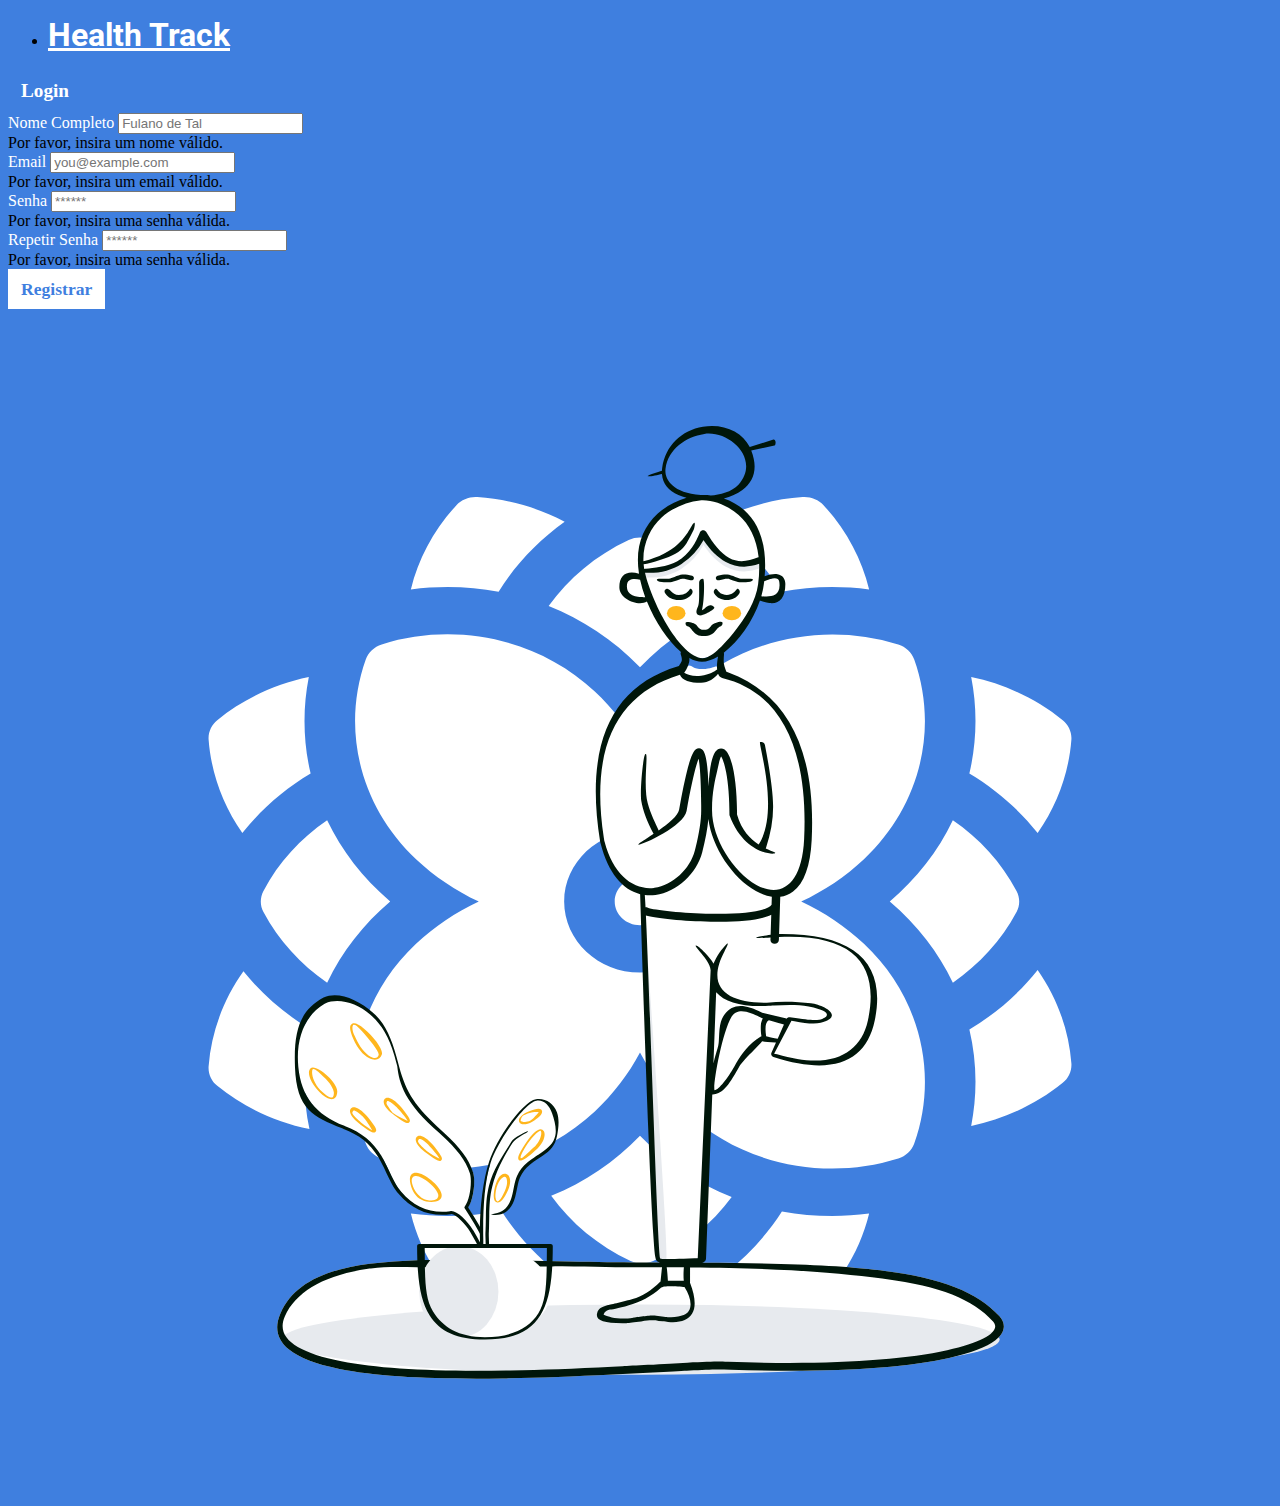
<file: html/register.html>
<!doctype html>
<html lang="pt-br">

<head>
    <!-- Required meta tags -->
    <meta charset="utf-8">
    <meta http-equiv="X-UA-Compatible" content="IE-edge">
    <meta name="viewport" content="width=device-width, initial-scale=1.0">
    <meta name="author" content="Thais Lenhard">
    <title>Health Track</title>

    <!-- CSS custom -->
    <link rel="stylesheet" href="../style/style.css">

    <!-- Bootstrap CSS -->
    <link href="https://cdn.jsdelivr.net/npm/bootstrap@5.0.0-beta3/dist/css/bootstrap.min.css" rel="stylesheet"
        integrity="sha384-eOJMYsd53ii+scO/bJGFsiCZc+5NDVN2yr8+0RDqr0Ql0h+rP48ckxlpbzKgwra6" crossorigin="anonymous">

    <!-- Google fonts -->
    <link rel="preconnect" href="https://fonts.gstatic.com" />
    <link href="https://fonts.googleapis.com/css2?family=Roboto&display=swap" rel="stylesheet" />


</head>

<body class="global">

    <main>
        <header class="p-3 ">
            <div class="container">
                <div class="d-flex flex-wrap align-items-center justify-content-center justify-content-lg-start">
                    <ul class="nav col-12 col-lg-auto me-lg-auto  justify-content-center mb-md-0">
                        <li><a href="/FIAP-HealthTrack/index.html" class="title nav-link px-2 "><strong>Health Track</strong></a></li>
                    </ul>

                    <div class="text-end">
                        <a href="login.html" type="button" class="texto-branco me-2">Login</a>
                    </div>
                </div>
            </div>
        </header>

        <div class="container">

            <div class="row p-2">

                <div class="col-sm-12 col-md-12 col-lg-6 align-self-center text-center">
                    <form class="needs-validation AVAST_PAM_nonloginform p-4" novalidate="">
                        <div class="row g-3">
                            <div class="col-12">
                                <label for="firstName" class="form-label">Nome Completo</label>
                                <input type="text" class="form-control" id="firstName" placeholder="Fulano de Tal"
                                    value="" required="">
                                <div class="invalid-feedback">
                                    Por favor, insira um nome válido.
                                </div>
                            </div>

                            <div class="col-12">
                                <label for="email" class="form-label">Email</label>
                                <input type="email" class="form-control" id="email" placeholder="you@example.com">
                                <div class="invalid-feedback">
                                    Por favor, insira um email válido.
                                </div>
                            </div>

                            <div class="col-12">
                                <label for="password" class="form-label">Senha</label>
                                <input type="password" class="form-control" id="email" placeholder="******">
                                <div class="invalid-feedback">
                                    Por favor, insira uma senha válida.
                                </div>
                            </div>

                            <div class="col-12">
                                <label for="password" class="form-label">Repetir Senha</label>
                                <input type="password" class="form-control" id="email" placeholder="******">
                                <div class="invalid-feedback">
                                    Por favor, insira uma senha válida.
                                </div>
                            </div>

                            <a href="dashboard.html" class="botao-chip-branco rounded-pill mt-4" type="submit">Registrar</a>

                        </div>
                    </form>
                </div>

                <div class="col-sm-12 col-md-12 col-lg-6 align-self-center">
                    <img src="../style/yoga_girl.svg" alt="Garota praticando yoga" width="100%" height="100%">
                </div>

            </div>
        </div>
    </main>

    <script src="https://cdn.jsdelivr.net/npm/bootstrap@5.0.2/dist/js/bootstrap.bundle.min.js"
        integrity="sha384-MrcW6ZMFYlzcLA8Nl+NtUVF0sA7MsXsP1UyJoMp4YLEuNSfAP+JcXn/tWtIaxVXM"
        crossorigin="anonymous"></script>
</body>

</html>
</file>
<file: style/style.css>
:root {
    --main_blue:#3F7FDF;
}
.global {
    background-color: var(--main_blue);
}
.title {
    font-family: -apple-system, BlinkMacSystemFont, 'Segoe UI', Roboto, Oxygen, Ubuntu, Cantarell, 'Open Sans', 'Helvetica Neue', sans-serif;
    color: white;
    font-style: bold;
    font-size: xx-large;
}
h1 {
    font-family: -apple-system, BlinkMacSystemFont, 'Segoe UI', Roboto, Oxygen, Ubuntu, Cantarell, 'Open Sans', 'Helvetica Neue', sans-serif;
    color: white;
    font-style: bold;
    padding-bottom: 20px;
}
.botaoMedio {
    font-size: medium;
    color: white;
    text-decoration: none;
}
.botaoPequeno {
    font-size: small;
    color: white;
    text-decoration: none;
}
.botao-chip-branco{
    display: inline-block;
    font-weight: 600;
    line-height: 1.5;
    font-style: normal;
    color:  var(--main_blue);
    background-color: white;
    text-align: center;
    text-decoration: none;
    vertical-align: middle;
    cursor: pointer;
    -webkit-user-select: none;
    -moz-user-select: none;
    user-select: none;
    border: 1px solid transparent;
    padding: .375rem .75rem;
    font-size: 1.1rem;
    transition: color .15s ease-in-out,background-color .15s ease-in-out,border-color .15s ease-in-out,box-shadow .15s ease-in-out;
}
.texto-branco {
    display: inline-block;
    font-weight: 600;
    line-height: 1.5;
    font-style: normal;
    color: white;
    background-color:  transparent;
    text-align: center;
    text-decoration: none;
    vertical-align: middle;
    cursor: pointer;
    -webkit-user-select: none;
    -moz-user-select: none;
    user-select: none;
    border: 1px solid transparent;
    padding: .375rem .75rem;
    font-size: 1.2rem;
    transition: color .15s ease-in-out,background-color .15s ease-in-out,border-color .15s ease-in-out,box-shadow .15s ease-in-out;
}
label {
    color: white;
}
table {
    background-color: white;
    border-radius: 20px;
    font-family: -apple-system, BlinkMacSystemFont, 'Segoe UI', Roboto, Oxygen, Ubuntu, Cantarell, 'Open Sans', 'Helvetica Neue', sans-serif;
}
th {
    color: var(--main_blue);
    font-size: large;
}
td {
    font-weight: 600;
    color: black;
    background-color:  transparent;
    text-align: center;
    text-decoration: none;
    vertical-align: middle;
    -webkit-user-select: none;
    -moz-user-select: none;
    user-select: none;
    transition: color .15s ease-in-out,background-color .15s ease-in-out,border-color .15s ease-in-out,box-shadow .15s ease-in-out;
}
</file>
<file: style.css>
:root {
    --main_blue:#3F7FDF;
}
.global {
    background-color: var(--main_blue);
}
.title {
    font-family: -apple-system, BlinkMacSystemFont, 'Segoe UI', Roboto, Oxygen, Ubuntu, Cantarell, 'Open Sans', 'Helvetica Neue', sans-serif;
    color: white;
    font-style: bold;
    font-size: xx-large;
}
h1 {
    font-family: -apple-system, BlinkMacSystemFont, 'Segoe UI', Roboto, Oxygen, Ubuntu, Cantarell, 'Open Sans', 'Helvetica Neue', sans-serif;
    color: white;
    font-style: bold;
    padding-bottom: 20px;
}
.botaoMedio {
    font-size: medium;
    color: white;
    text-decoration: none;
}
.botaoPequeno {
    font-size: small;
    color: white;
    text-decoration: none;
}
.botao-chip-branco{
    display: inline-block;
    font-weight: 600;
    line-height: 1.5;
    font-style: normal;
    color:  var(--main_blue);
    background-color: white;
    text-align: center;
    text-decoration: none;
    vertical-align: middle;
    cursor: pointer;
    -webkit-user-select: none;
    -moz-user-select: none;
    user-select: none;
    border: 1px solid transparent;
    padding: .375rem .75rem;
    font-size: 1.1rem;
    transition: color .15s ease-in-out,background-color .15s ease-in-out,border-color .15s ease-in-out,box-shadow .15s ease-in-out;
}
.texto-branco {
    display: inline-block;
    font-weight: 600;
    line-height: 1.5;
    font-style: normal;
    color: white;
    background-color:  transparent;
    text-align: center;
    text-decoration: none;
    vertical-align: middle;
    cursor: pointer;
    -webkit-user-select: none;
    -moz-user-select: none;
    user-select: none;
    border: 1px solid transparent;
    padding: .375rem .75rem;
    font-size: 1.2rem;
    transition: color .15s ease-in-out,background-color .15s ease-in-out,border-color .15s ease-in-out,box-shadow .15s ease-in-out;
}
label {
    color: white;
}
table {
    background-color: white;
    border-radius: 20px;
    font-family: -apple-system, BlinkMacSystemFont, 'Segoe UI', Roboto, Oxygen, Ubuntu, Cantarell, 'Open Sans', 'Helvetica Neue', sans-serif;
}
th {
    color: var(--main_blue);
    font-size: large;
}
td {
    font-weight: 600;
    color: black;
    background-color:  transparent;
    text-align: center;
    text-decoration: none;
    vertical-align: middle;
    -webkit-user-select: none;
    -moz-user-select: none;
    user-select: none;
    transition: color .15s ease-in-out,background-color .15s ease-in-out,border-color .15s ease-in-out,box-shadow .15s ease-in-out;
}
</file>
